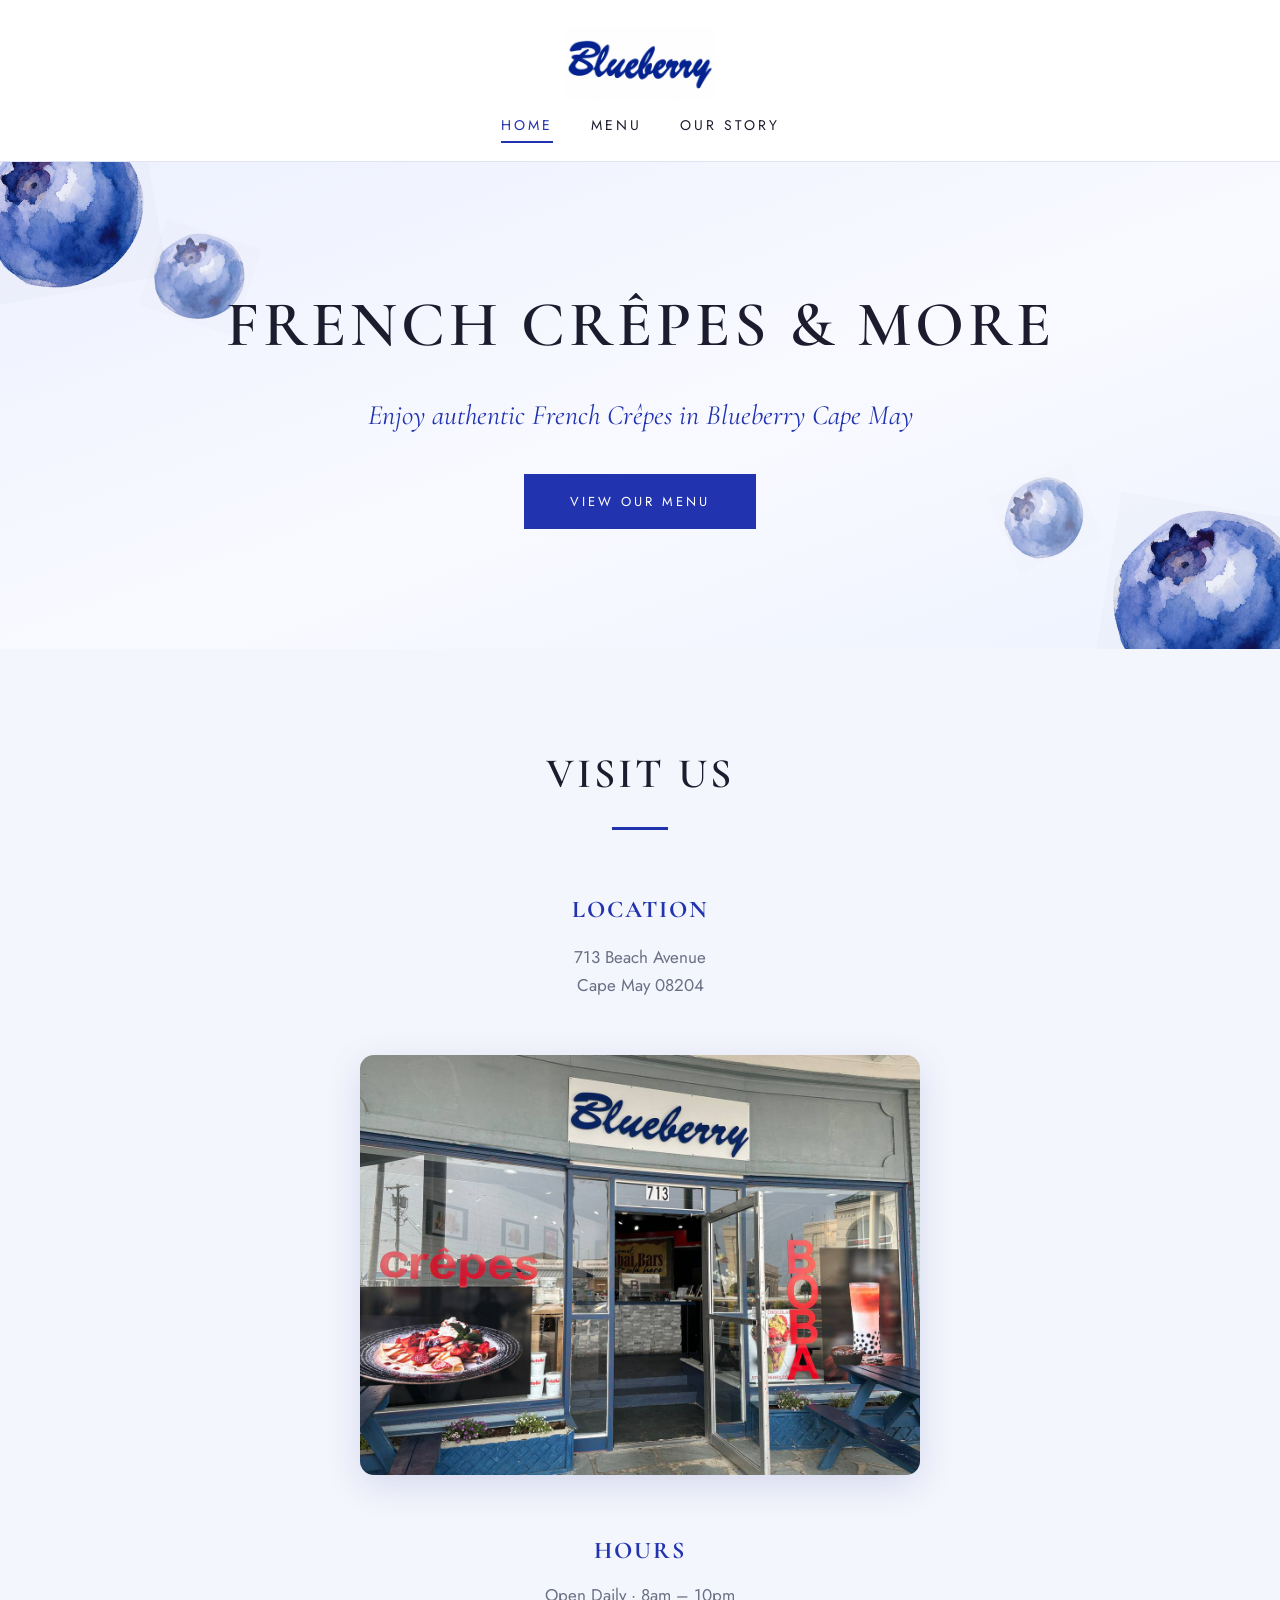
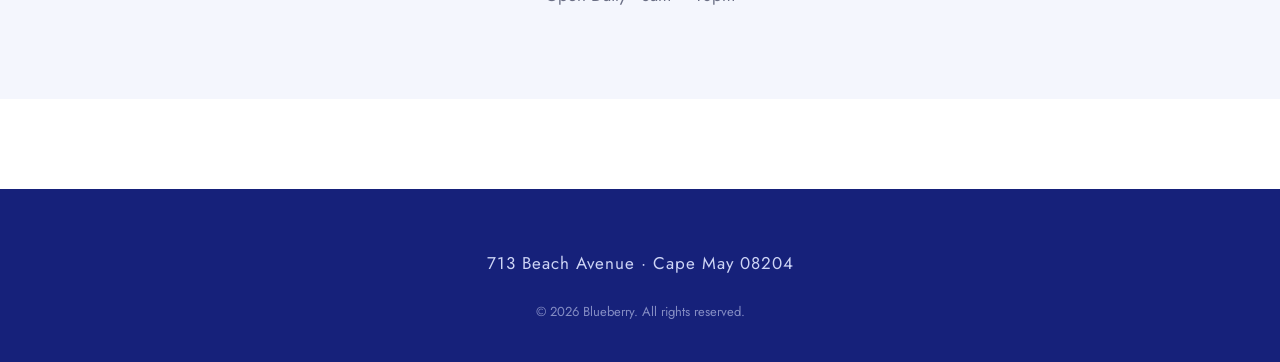
<file: index.html>
<!DOCTYPE html>
<html lang="en">
<head>
<meta charset="UTF-8">
<meta name="viewport" content="width=device-width, initial-scale=1">
<title>Blueberry — Crêpes · Boba · Smoothies</title>
<link href="https://fonts.googleapis.com/css2?family=Pacifico&family=Cormorant+Garamond:ital,wght@0,500;0,600;1,500&family=Jost:wght@300;400;500;600&display=swap" rel="stylesheet">
<link rel="stylesheet" href="style.css?v=7">
</head>
<body>

<header class="site-header">
  <div class="header-inner">
    <a href="index.html" class="logo"><img src="photo_2026-07-16_20-56-40.jpg" alt="Blueberry"></a>
    <nav class="main-nav">
      <a href="index.html" class="active">Home</a>
      <a href="menu.html">Menu</a>
      <a href="our-story.html">Our Story</a>
    </nav>
  </div>
</header>

<section class="hero">
  <img src="photo_2026-07-17_01-42-08.jpg" class="berry-img p1" alt="">
  <img src="photo_2026-07-17_01-42-08.jpg" class="berry-img p2" alt="">
  <img src="photo_2026-07-17_01-42-08.jpg" class="berry-img p3" alt="">
  <img src="photo_2026-07-17_01-42-08.jpg" class="berry-img p4" alt="">
  <h1>French Crêpes &amp; More</h1>
  <p class="sub">Enjoy authentic French Crêpes in Blueberry Cape May</p>
  <a class="btn solid" href="menu.html">View Our Menu</a>
</section>

<section class="section soft">
  <div class="container">
    <h2 class="section-title">Visit Us</h2>
    <div class="info-grid">
      <div>
        <h3>Location</h3>
        <p>713 Beach Avenue<br>Cape May 08204</p>
      </div>
    </div>
    <div class="storefront">
      <img src="photo_2026-07-17_01-30-43.jpg" alt="Blueberry storefront at 713 Beach Avenue, Cape May">
    </div>
    <div class="hours-block">
      <h3>Hours</h3>
      <p>Open Daily · 8am – 10pm</p>
    </div>
  </div>
</section>

<footer class="site-footer">
  <p>713 Beach Avenue · Cape May 08204</p>
  <p class="fine">© 2026 Blueberry. All rights reserved.</p>
</footer>

</body>
</html>
</file>
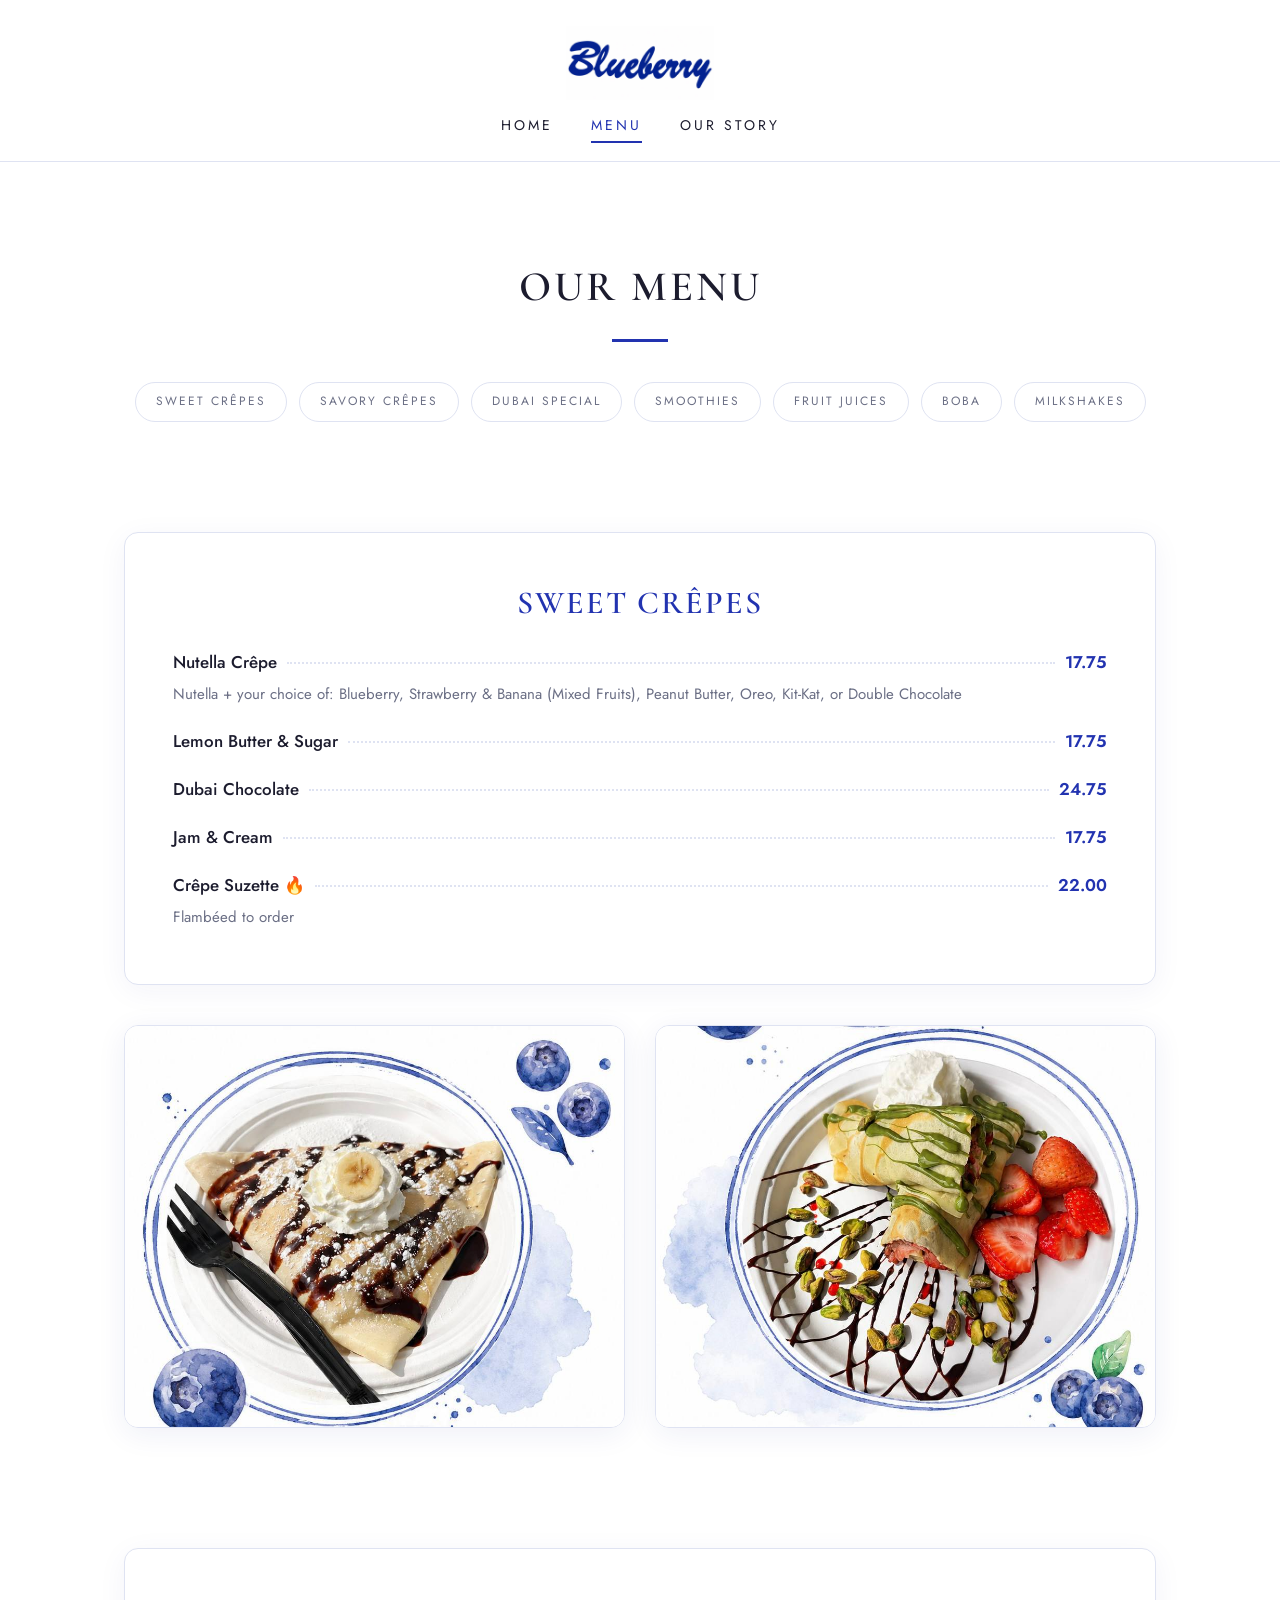
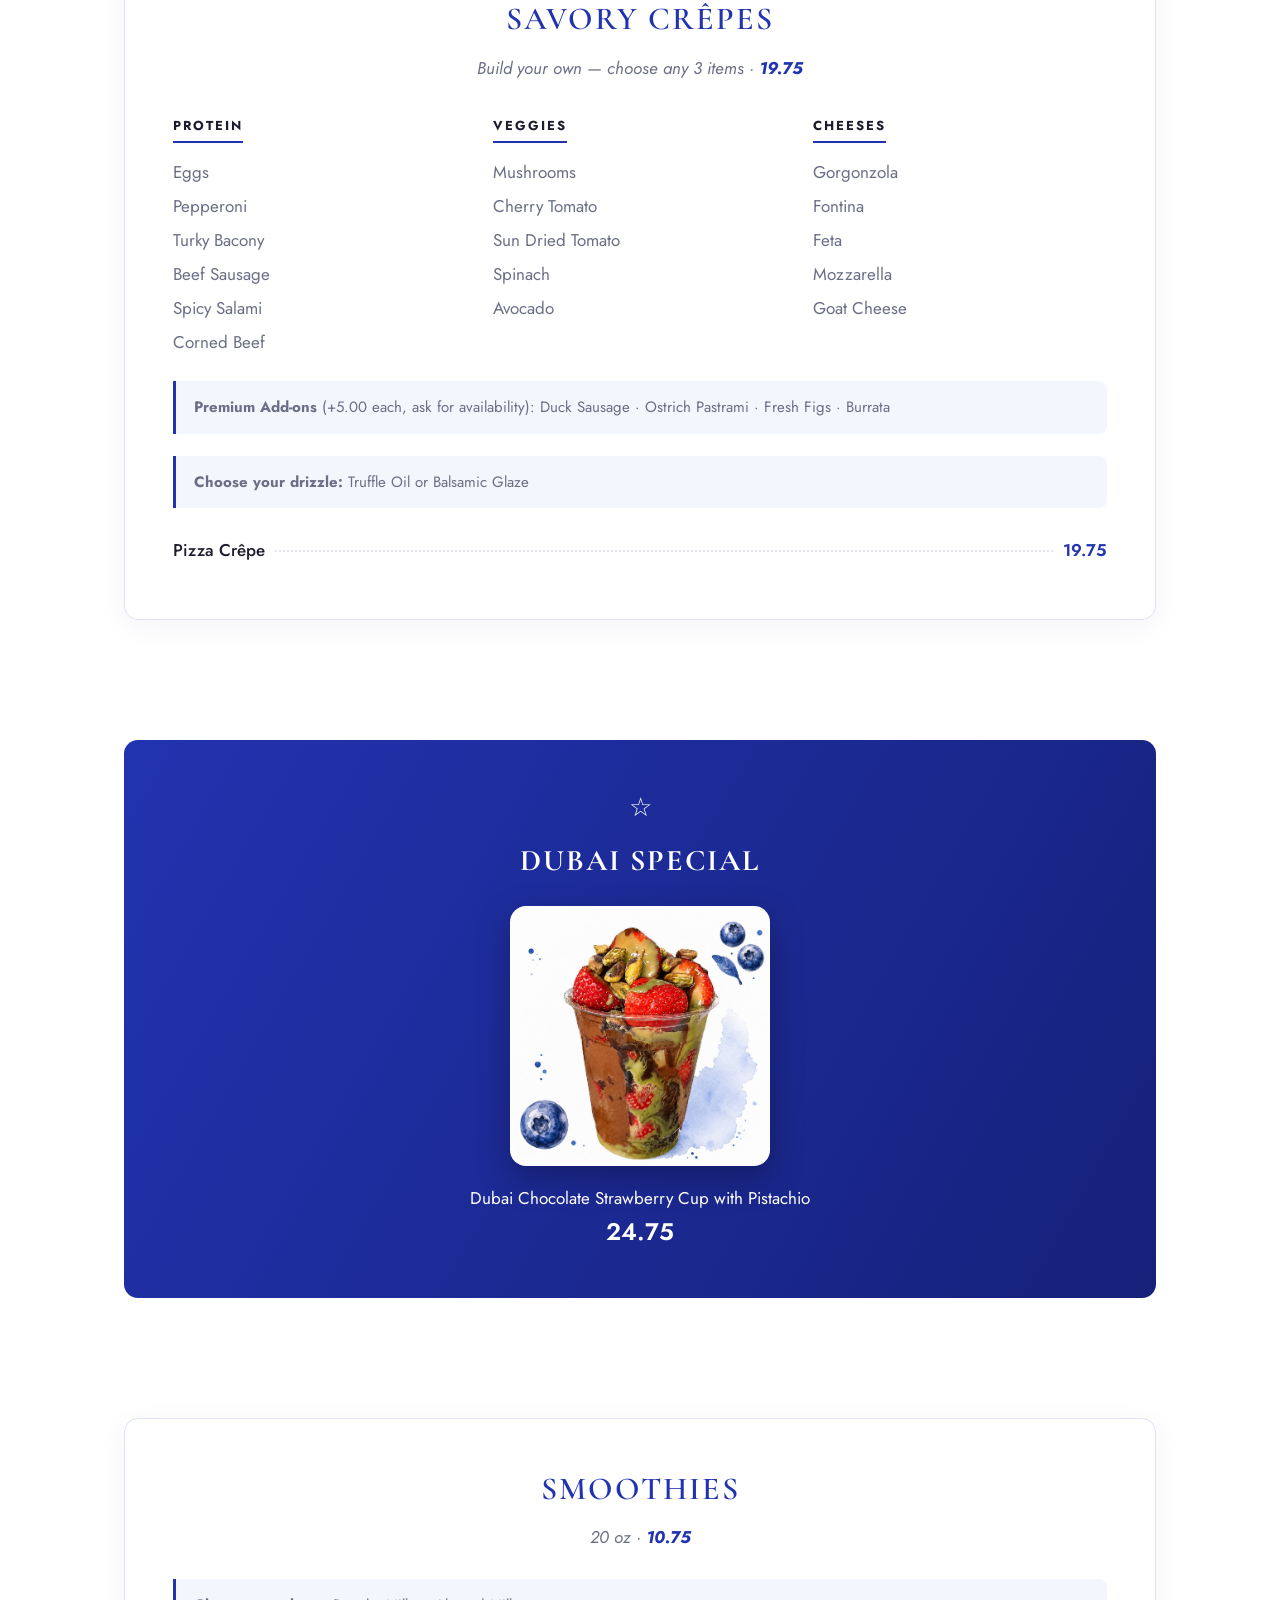
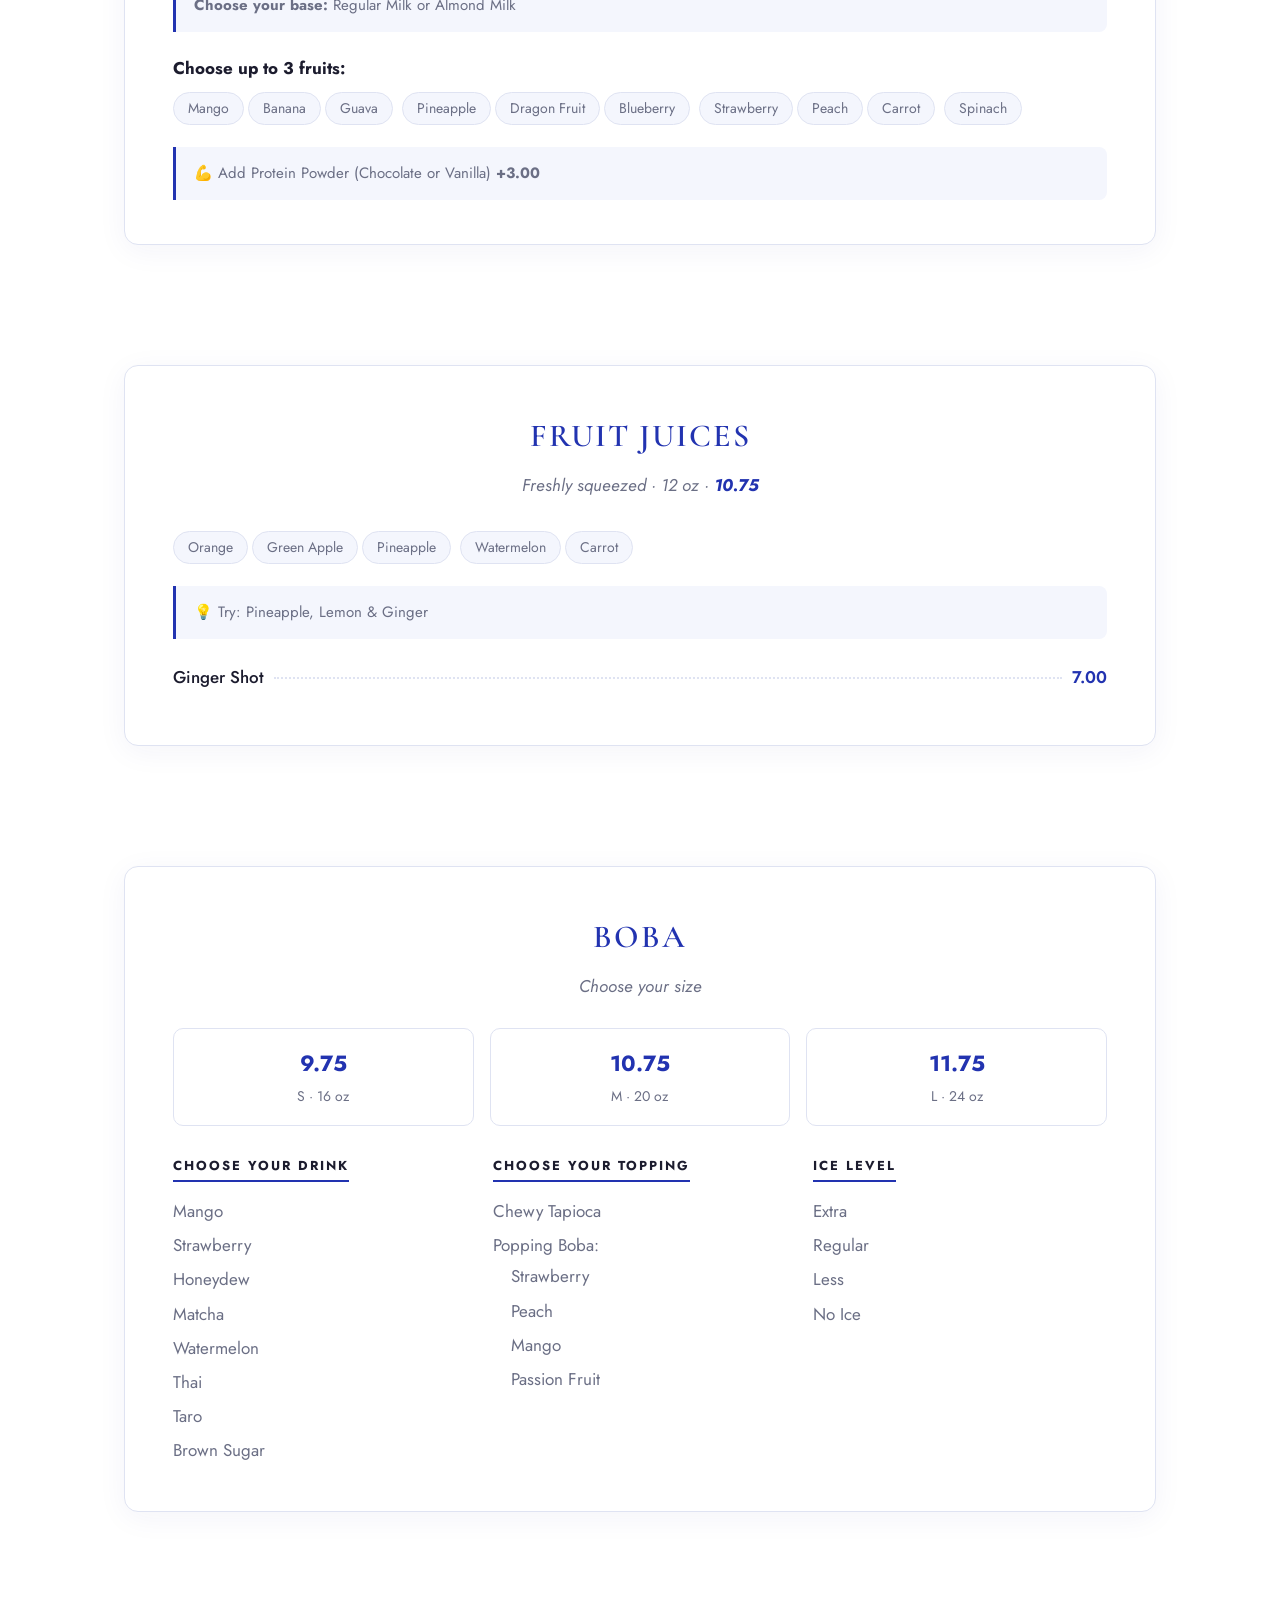
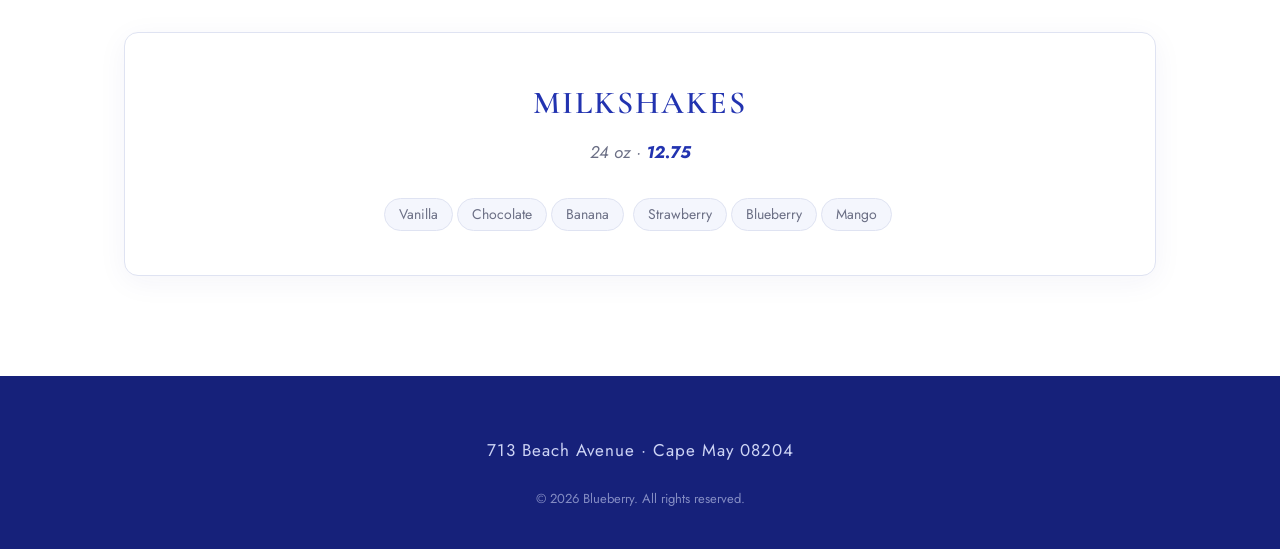
<file: menu.html>
<!DOCTYPE html>
<html lang="en">
<head>
<meta charset="UTF-8">
<meta name="viewport" content="width=device-width, initial-scale=1">
<title>Menu — Blueberry</title>
<link href="https://fonts.googleapis.com/css2?family=Pacifico&family=Cormorant+Garamond:ital,wght@0,500;0,600;1,500&family=Jost:wght@300;400;500;600&display=swap" rel="stylesheet">
<link rel="stylesheet" href="style.css?v=6">
</head>
<body>

<header class="site-header">
  <div class="header-inner">
    <a href="index.html" class="logo"><img src="photo_2026-07-16_20-56-40.jpg" alt="Blueberry"></a>
    <nav class="main-nav">
      <a href="index.html">Home</a>
      <a href="menu.html" class="active">Menu</a>
      <a href="our-story.html">Our Story</a>
    </nav>
  </div>
</header>

<section class="section" style="padding-bottom:0;">
  <div class="container">
    <h2 class="section-title">Our Menu</h2>
    <nav class="menu-nav">
      <a href="#sweet-crepes">Sweet Crêpes</a>
      <a href="#savory-crepes">Savory Crêpes</a>
      <a href="#dubai-special">Dubai Special</a>
      <a href="#smoothies">Smoothies</a>
      <a href="#juices">Fruit Juices</a>
      <a href="#boba">Boba</a>
      <a href="#milkshakes">Milkshakes</a>
    </nav>
  </div>
</section>

<!-- ============ SWEET CRÊPES ============ -->
<section class="menu-section" id="sweet-crepes">
  <div class="container">
    <div class="menu-card">
      <h2>Sweet Crêpes</h2>
      <div class="menu-item">
        <span class="name">Nutella Crêpe</span>
        <span class="dots"></span><span class="price">17.75</span>
      </div>
      <p class="item-desc">Nutella + your choice of: Blueberry, Strawberry &amp; Banana (Mixed Fruits), Peanut Butter, Oreo, Kit-Kat, or Double Chocolate</p>
      <div class="menu-item">
        <span class="name">Lemon Butter &amp; Sugar</span>
        <span class="dots"></span><span class="price">17.75</span>
      </div>
      <div class="menu-item">
        <span class="name">Dubai Chocolate</span>
        <span class="dots"></span><span class="price">24.75</span>
      </div>
      <div class="menu-item">
        <span class="name">Jam &amp; Cream</span>
        <span class="dots"></span><span class="price">17.75</span>
      </div>
      <div class="menu-item">
        <span class="name">Crêpe Suzette <span style="color:var(--blue);">🔥</span></span>
        <span class="dots"></span><span class="price">22.00</span>
      </div>
      <p class="item-desc">Flambéed to order</p>
    </div>
    <div class="menu-photos">
      <img src="photo_2026-07-17_01-20-51.jpg" alt="Chocolate banana crêpe with whipped cream">
      <img src="photo_2026-07-17_01-20-52.jpg" alt="Pistachio strawberry crêpe">
    </div>
  </div>
</section>

<!-- ============ SAVORY CRÊPES ============ -->
<section class="menu-section" id="savory-crepes">
  <div class="container">
    <div class="menu-card">
      <h2>Savory Crêpes</h2>
      <p class="card-note">Build your own — choose any 3 items · <strong style="color:var(--blue);">19.75</strong></p>
      <div class="choice-grid">
        <div>
          <h4>Protein</h4>
          <ul>
            <li>Eggs</li>
            <li>Pepperoni</li>
            <li>Turky Bacony</li>
            <li>Beef Sausage</li>
            <li>Spicy Salami</li>
            <li>Corned Beef</li>
          </ul>
        </div>
        <div>
          <h4>Veggies</h4>
          <ul>
            <li>Mushrooms</li>
            <li>Cherry Tomato</li>
            <li>Sun Dried Tomato</li>
            <li>Spinach</li>
            <li>Avocado</li>
          </ul>
        </div>
        <div>
          <h4>Cheeses</h4>
          <ul>
            <li>Gorgonzola</li>
            <li>Fontina</li>
            <li>Feta</li>
            <li>Mozzarella</li>
            <li>Goat Cheese</li>
          </ul>
        </div>
      </div>
      <div class="note">
        <strong>Premium Add-ons</strong> (+5.00 each, ask for availability):
        Duck Sausage · Ostrich Pastrami · Fresh Figs · Burrata
      </div>
      <div class="note">
        <strong>Choose your drizzle:</strong> Truffle Oil or Balsamic Glaze
      </div>
      <div class="menu-item" style="margin-top:18px;">
        <span class="name">Pizza Crêpe</span>
        <span class="dots"></span><span class="price">19.75</span>
      </div>
    </div>
  </div>
</section>

<!-- ============ DUBAI SPECIAL ============ -->
<section class="menu-section" id="dubai-special">
  <div class="container">
    <div class="special-banner">
      <div class="star">☆</div>
      <h2>Dubai Special</h2>
      <img src="photo_2026-07-19_03-21-45.jpg" alt="Dubai Chocolate Strawberry Cup with Pistachio" class="special-photo">
      <p>Dubai Chocolate Strawberry Cup with Pistachio</p>
      <p class="price">24.75</p>
    </div>
  </div>
</section>

<!-- ============ SMOOTHIES ============ -->
<section class="menu-section" id="smoothies">
  <div class="container">
    <div class="menu-card">
      <h2>Smoothies</h2>
      <p class="card-note">20 oz · <strong style="color:var(--blue);">10.75</strong></p>
      <div class="note" style="margin-top:0;">
        <strong>Choose your base:</strong> Regular Milk or Almond Milk
      </div>
      <p style="margin:22px 0 6px;"><strong>Choose up to 3 fruits:</strong></p>
      <div>
        <span class="tag">Mango</span><span class="tag">Banana</span><span class="tag">Guava</span>
        <span class="tag">Pineapple</span><span class="tag">Dragon Fruit</span><span class="tag">Blueberry</span>
        <span class="tag">Strawberry</span><span class="tag">Peach</span><span class="tag">Carrot</span>
        <span class="tag">Spinach</span>
      </div>
      <div class="note">
        💪 Add Protein Powder (Chocolate or Vanilla) <strong>+3.00</strong>
      </div>
    </div>
  </div>
</section>

<!-- ============ FRUIT JUICES ============ -->
<section class="menu-section" id="juices">
  <div class="container">
    <div class="menu-card">
      <h2>Fruit Juices</h2>
      <p class="card-note">Freshly squeezed · 12 oz · <strong style="color:var(--blue);">10.75</strong></p>
      <div>
        <span class="tag">Orange</span><span class="tag">Green Apple</span><span class="tag">Pineapple</span>
        <span class="tag">Watermelon</span><span class="tag">Carrot</span>
      </div>
      <div class="note">💡 Try: Pineapple, Lemon &amp; Ginger</div>
      <div class="menu-item" style="margin-top:14px;">
        <span class="name">Ginger Shot</span>
        <span class="dots"></span><span class="price">7.00</span>
      </div>
    </div>
  </div>
</section>

<!-- ============ BOBA ============ -->
<section class="menu-section" id="boba">
  <div class="container">
    <div class="menu-card">
      <h2>Boba</h2>
      <p class="card-note">Choose your size</p>
      <div class="size-row">
        <div class="size"><b>9.75</b><span>S · 16 oz</span></div>
        <div class="size"><b>10.75</b><span>M · 20 oz</span></div>
        <div class="size"><b>11.75</b><span>L · 24 oz</span></div>
      </div>
      <div class="choice-grid">
        <div>
          <h4>Choose Your Drink</h4>
          <ul>
            <li>Mango</li>
            <li>Strawberry</li>
            <li>Honeydew</li>
            <li>Matcha</li>
            <li>Watermelon</li>
            <li>Thai</li>
            <li>Taro</li>
            <li>Brown Sugar</li>
          </ul>
        </div>
        <div>
          <h4>Choose Your Topping</h4>
          <ul>
            <li>Chewy Tapioca</li>
            <li>Popping Boba:
              <ul style="padding-left:18px;">
                <li>Strawberry</li>
                <li>Peach</li>
                <li>Mango</li>
                <li>Passion Fruit</li>
              </ul>
            </li>
          </ul>
        </div>
        <div>
          <h4>Ice Level</h4>
          <ul>
            <li>Extra</li>
            <li>Regular</li>
            <li>Less</li>
            <li>No Ice</li>
          </ul>
        </div>
      </div>
    </div>
  </div>
</section>

<!-- ============ MILKSHAKES ============ -->
<section class="menu-section" id="milkshakes">
  <div class="container">
    <div class="menu-card">
      <h2>Milkshakes</h2>
      <p class="card-note">24 oz · <strong style="color:var(--blue);">12.75</strong></p>
      <div style="text-align:center;">
        <span class="tag">Vanilla</span><span class="tag">Chocolate</span><span class="tag">Banana</span>
        <span class="tag">Strawberry</span><span class="tag">Blueberry</span><span class="tag">Mango</span>
      </div>
    </div>
  </div>
</section>

<footer class="site-footer">
  <p>713 Beach Avenue · Cape May 08204</p>
  <p class="fine">© 2026 Blueberry. All rights reserved.</p>
</footer>

</body>
</html>
</file>
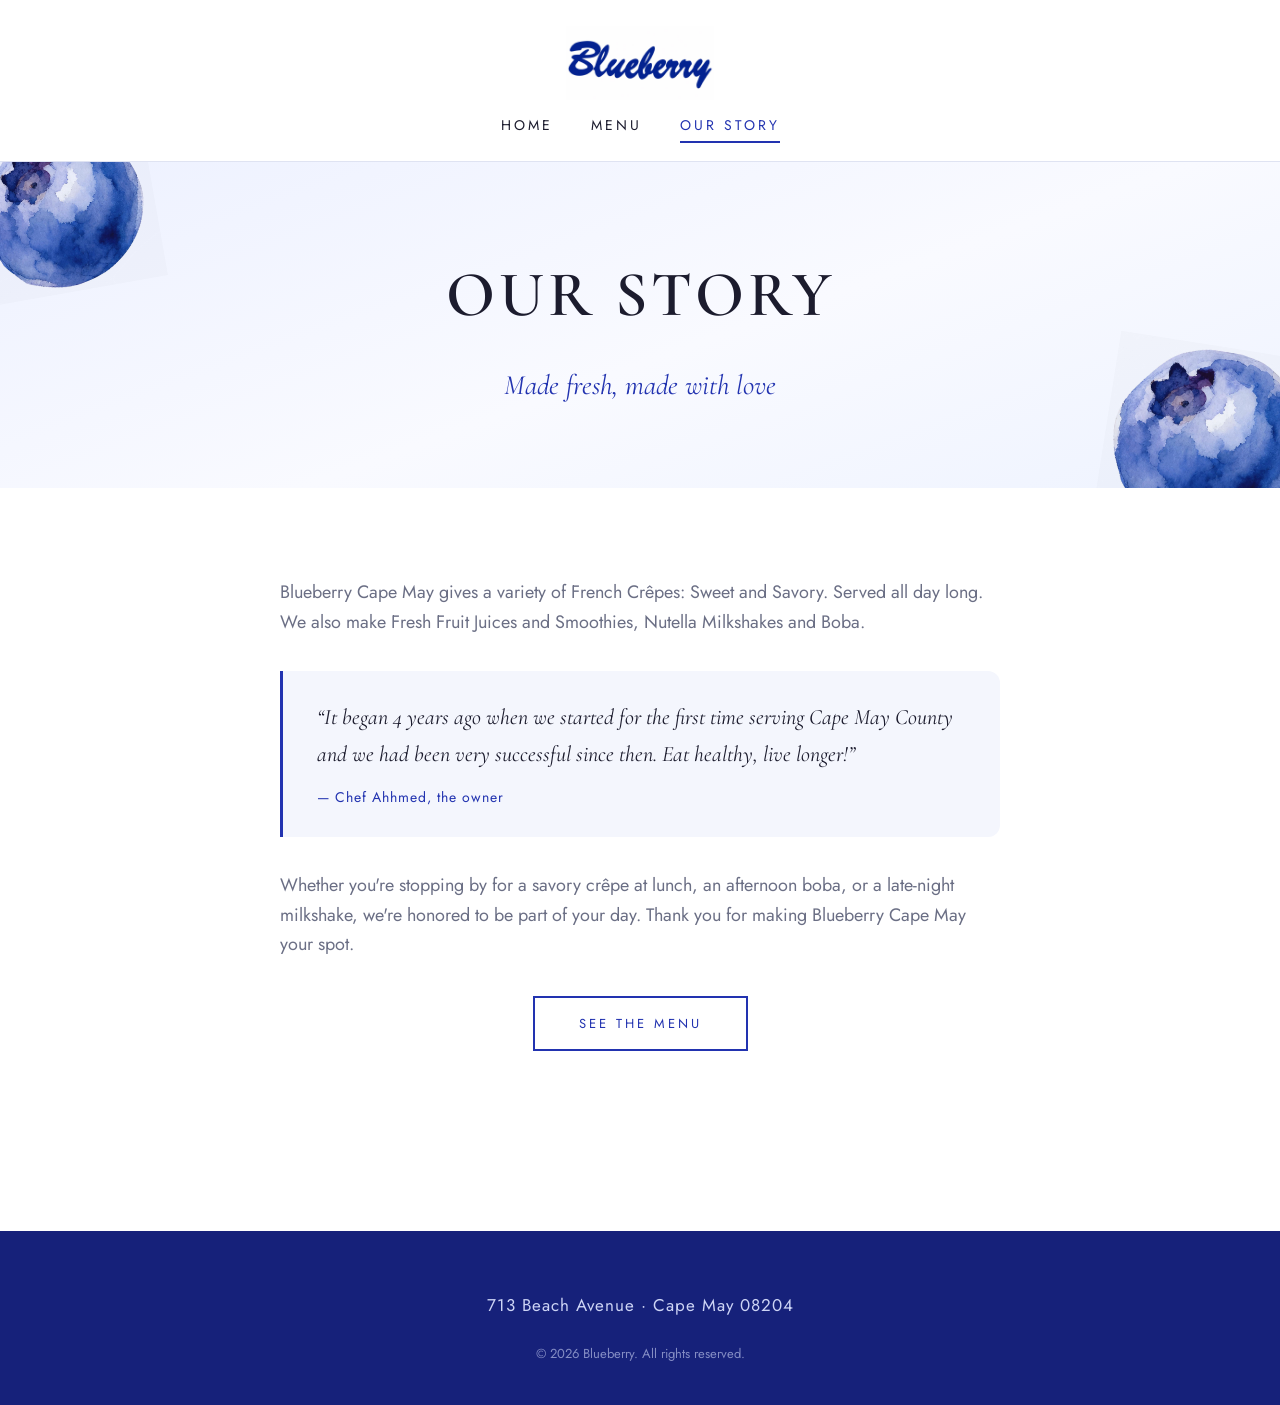
<file: our-story.html>
<!DOCTYPE html>
<html lang="en">
<head>
<meta charset="UTF-8">
<meta name="viewport" content="width=device-width, initial-scale=1">
<title>Our Story — Blueberry</title>
<link href="https://fonts.googleapis.com/css2?family=Pacifico&family=Cormorant+Garamond:ital,wght@0,500;0,600;1,500&family=Jost:wght@300;400;500;600&display=swap" rel="stylesheet">
<link rel="stylesheet" href="style.css?v=3">
</head>
<body>

<header class="site-header">
  <div class="header-inner">
    <a href="index.html" class="logo"><img src="photo_2026-07-16_20-56-40.jpg" alt="Blueberry"></a>
    <nav class="main-nav">
      <a href="index.html">Home</a>
      <a href="menu.html">Menu</a>
      <a href="our-story.html" class="active">Our Story</a>
    </nav>
  </div>
</header>

<section class="hero" style="padding:80px 24px;">
  <img src="photo_2026-07-17_01-42-08.jpg" class="berry-img p1" alt="">
  <img src="photo_2026-07-17_01-42-08.jpg" class="berry-img p3" alt="">
  <h1>Our Story</h1>
  <p class="sub">Made fresh, made with love</p>
</section>

<section class="section">
  <div class="container">
    <div class="story-body">
      <p>
        Blueberry Cape May gives a variety of French Crêpes: Sweet and Savory.
        Served all day long. We also make Fresh Fruit Juices and Smoothies,
        Nutella Milkshakes and Boba.
      </p>
      <blockquote class="story-quote">
        “It began 4 years ago when we started for the first time serving Cape May
        County and we had been very successful since then. Eat healthy, live longer!”
        <cite>— Chef Ahhmed, the owner</cite>
      </blockquote>
      <p>
        Whether you're stopping by for a savory crêpe at lunch, an afternoon boba,
        or a late-night milkshake, we're honored to be part of your day. Thank you
        for making Blueberry Cape May your spot.
      </p>
      <div style="text-align:center;">
        <a class="btn" href="menu.html">See the Menu</a>
      </div>
    </div>
  </div>
</section>

<footer class="site-footer">
  <p>713 Beach Avenue · Cape May 08204</p>
  <p class="fine">© 2026 Blueberry. All rights reserved.</p>
</footer>

</body>
</html>
</file>
<file: style.css>
/* ============ Blueberry — shared styles ============ */
:root {
  --blue: #2233b0;
  --blue-dark: #16217a;
  --ink: #1c1c2e;
  --muted: #6b6f85;
  --bg: #ffffff;
  --bg-soft: #f4f6fd;
  --line: #dfe3f2;
}

* { margin: 0; padding: 0; box-sizing: border-box; }

html { scroll-behavior: smooth; }

body {
  font-family: 'Jost', 'Helvetica Neue', Arial, sans-serif;
  color: var(--ink);
  background: var(--bg);
  line-height: 1.65;
  font-size: 17px;
}

img { max-width: 100%; display: block; }

a { color: inherit; text-decoration: none; }

.container { max-width: 1080px; margin: 0 auto; padding: 0 24px; }

/* ---------- Header ---------- */
.site-header {
  background: #fff;
  border-bottom: 1px solid var(--line);
  position: sticky;
  top: 0;
  z-index: 100;
}

.header-inner {
  display: flex;
  flex-direction: column;
  align-items: center;
  padding: 26px 24px 18px;
  gap: 14px;
}

.logo { display: inline-block; }
.logo img { height: 74px; width: auto; margin: 0 auto; }

.main-nav {
  display: flex;
  gap: 38px;
  flex-wrap: wrap;
  justify-content: center;
}

.main-nav a {
  font-size: 14px;
  letter-spacing: 3px;
  text-transform: uppercase;
  color: var(--ink);
  padding-bottom: 4px;
  border-bottom: 2px solid transparent;
  transition: color .2s, border-color .2s;
}

.main-nav a:hover { color: var(--blue); }
.main-nav a.active { color: var(--blue); border-bottom-color: var(--blue); }

/* ---------- Hero ---------- */
.hero {
  position: relative;
  background: linear-gradient(160deg, #edf1ff 0%, #f9faff 55%, #eef3ff 100%);
  overflow: hidden;
  text-align: center;
  padding: 110px 24px 120px;
}

.hero h1 {
  font-family: 'Cormorant Garamond', Georgia, serif;
  font-weight: 600;
  font-size: clamp(38px, 6vw, 64px);
  letter-spacing: 4px;
  text-transform: uppercase;
  color: var(--ink);
}

.hero .sub {
  font-family: 'Cormorant Garamond', Georgia, serif;
  font-size: clamp(20px, 3vw, 28px);
  font-style: italic;
  color: var(--blue);
  margin-top: 14px;
}

.hero .berry-img {
  position: absolute;
  mix-blend-mode: multiply;
  pointer-events: none;
}

.berry-img.p1 { width: 180px; top: -35px; left: -25px; transform: rotate(-10deg); }
.berry-img.p2 { width: 100px; top: 70px;  left: 150px; transform: rotate(18deg); opacity: .65; }
.berry-img.p3 { width: 210px; bottom: -50px; right: -35px; transform: rotate(9deg); }
.berry-img.p4 { width: 90px;  bottom: 90px; right: 190px; transform: rotate(-24deg); opacity: .55; }

.btn {
  display: inline-block;
  margin-top: 36px;
  padding: 15px 44px;
  border: 2px solid var(--blue);
  color: var(--blue);
  font-size: 13px;
  letter-spacing: 3px;
  text-transform: uppercase;
  transition: background .2s, color .2s;
}

.btn:hover { background: var(--blue); color: #fff; }
.btn.solid { background: var(--blue); color: #fff; }
.btn.solid:hover { background: var(--blue-dark); border-color: var(--blue-dark); }

/* ---------- Sections ---------- */
.section { padding: 90px 0; }
.section.soft { background: var(--bg-soft); }

.section-title {
  font-family: 'Cormorant Garamond', Georgia, serif;
  font-weight: 600;
  font-size: clamp(30px, 4vw, 42px);
  letter-spacing: 3px;
  text-transform: uppercase;
  text-align: center;
  color: var(--ink);
}

.section-title::after {
  content: "";
  display: block;
  width: 56px;
  height: 3px;
  background: var(--blue);
  margin: 18px auto 0;
}

.lead {
  max-width: 720px;
  margin: 34px auto 0;
  text-align: center;
  color: var(--muted);
  font-size: 18px;
}

/* ---------- Info cards (location / hours / phone) ---------- */
.info-grid {
  display: grid;
  grid-template-columns: repeat(auto-fit, minmax(240px, 1fr));
  gap: 40px;
  margin-top: 60px;
  text-align: center;
}

.info-grid h3 {
  font-family: 'Cormorant Garamond', Georgia, serif;
  font-size: 24px;
  letter-spacing: 2px;
  text-transform: uppercase;
  color: var(--blue);
  margin-bottom: 14px;
}

.info-grid p { color: var(--muted); }
.info-grid strong { color: var(--ink); }

.storefront { text-align: center; margin-top: 56px; }

.storefront img {
  max-width: 560px;
  width: 100%;
  margin: 0 auto;
  border-radius: 14px;
  box-shadow: 0 10px 36px rgba(30, 45, 140, .14);
}

.hours-block {
  text-align: center;
  margin-top: 56px;
}

.hours-block h3 {
  font-family: 'Cormorant Garamond', Georgia, serif;
  font-size: 24px;
  letter-spacing: 2px;
  text-transform: uppercase;
  color: var(--blue);
  margin-bottom: 10px;
}

.hours-block p { color: var(--muted); }

/* ---------- Menu ---------- */
.menu-nav {
  display: flex;
  flex-wrap: wrap;
  justify-content: center;
  gap: 12px;
  margin-top: 40px;
}

.menu-nav a {
  font-size: 12px;
  letter-spacing: 2px;
  text-transform: uppercase;
  border: 1px solid var(--line);
  padding: 9px 20px;
  border-radius: 999px;
  color: var(--muted);
  transition: all .2s;
}

.menu-nav a:hover { border-color: var(--blue); color: var(--blue); }

.menu-section { padding: 70px 0 10px; }

.menu-card {
  background: #fff;
  border: 1px solid var(--line);
  border-radius: 14px;
  padding: 44px 48px;
  margin-top: 40px;
  box-shadow: 0 6px 30px rgba(30, 45, 140, .05);
}

.menu-card h2 {
  font-family: 'Cormorant Garamond', Georgia, serif;
  font-weight: 600;
  font-size: 32px;
  letter-spacing: 2px;
  text-transform: uppercase;
  color: var(--blue);
  text-align: center;
  margin-bottom: 8px;
}

.menu-card .card-note {
  text-align: center;
  color: var(--muted);
  font-style: italic;
  margin-bottom: 28px;
}

.menu-item {
  display: flex;
  align-items: baseline;
  gap: 10px;
  padding: 10px 0;
}

.menu-item .name { font-weight: 500; }
.menu-item .dots {
  flex: 1;
  border-bottom: 2px dotted var(--line);
  transform: translateY(-4px);
}
.menu-item .price { font-weight: 600; color: var(--blue); white-space: nowrap; }

.item-desc {
  font-size: 15px;
  color: var(--muted);
  margin: -4px 0 10px;
}

.choice-grid {
  display: grid;
  grid-template-columns: repeat(auto-fit, minmax(180px, 1fr));
  gap: 26px;
  margin-top: 10px;
}

.choice-grid h4 {
  font-size: 13px;
  letter-spacing: 2px;
  text-transform: uppercase;
  color: var(--ink);
  border-bottom: 2px solid var(--blue);
  display: inline-block;
  padding-bottom: 4px;
  margin-bottom: 12px;
}

.choice-grid ul { list-style: none; }
.choice-grid li { padding: 3px 0; color: var(--muted); }

.tag {
  display: inline-block;
  background: var(--bg-soft);
  border: 1px solid var(--line);
  border-radius: 999px;
  padding: 4px 14px;
  margin: 4px 4px 0 0;
  font-size: 14px;
  color: var(--muted);
}

.note {
  margin-top: 22px;
  padding: 14px 18px;
  background: var(--bg-soft);
  border-left: 3px solid var(--blue);
  border-radius: 0 8px 8px 0;
  font-size: 15px;
  color: var(--muted);
}

.size-row {
  display: grid;
  grid-template-columns: repeat(3, 1fr);
  gap: 16px;
  text-align: center;
  margin: 10px 0 24px;
}

.size-row .size {
  border: 1px solid var(--line);
  border-radius: 10px;
  padding: 16px 8px;
}

.size-row .size b { display: block; font-size: 22px; color: var(--blue); }
.size-row .size span { font-size: 14px; color: var(--muted); }

.menu-photos {
  display: grid;
  grid-template-columns: repeat(auto-fit, minmax(280px, 1fr));
  gap: 30px;
  margin-top: 40px;
}

.menu-photos img {
  width: 100%;
  border-radius: 14px;
  border: 1px solid var(--line);
  box-shadow: 0 6px 30px rgba(30, 45, 140, .07);
}

.special-banner {
  background: linear-gradient(120deg, var(--blue) 0%, var(--blue-dark) 100%);
  color: #fff;
  border-radius: 14px;
  text-align: center;
  padding: 46px 30px;
  margin-top: 40px;
}

.special-banner .star { font-size: 26px; }

.special-banner h2 {
  font-family: 'Cormorant Garamond', Georgia, serif;
  font-size: 30px;
  letter-spacing: 2px;
  text-transform: uppercase;
  margin: 8px 0 6px;
}

.special-banner .special-photo {
  max-width: 260px;
  width: 100%;
  margin: 20px auto 18px;
  border-radius: 16px;
  box-shadow: 0 12px 34px rgba(0, 0, 0, .28);
}

.special-banner .price { font-size: 24px; font-weight: 600; }

/* ---------- Footer ---------- */
.site-footer {
  background: var(--blue-dark);
  color: #cdd4f5;
  text-align: center;
  padding: 60px 24px 40px;
  margin-top: 90px;
}

.site-footer p:first-child { font-size: 17px; letter-spacing: 1px; }
.site-footer p { font-size: 15px; }
.site-footer .socials { margin: 18px 0; }
.site-footer .socials a {
  display: inline-block;
  margin: 0 10px;
  font-size: 13px;
  letter-spacing: 2px;
  text-transform: uppercase;
  color: #fff;
  border-bottom: 1px solid rgba(255,255,255,.4);
}
.site-footer .fine { margin-top: 24px; font-size: 13px; opacity: .6; }

/* ---------- Story page ---------- */
.story-body {
  max-width: 720px;
  margin: 0 auto;
  color: var(--muted);
  font-size: 18px;
}
.story-body p + p { margin-top: 22px; }

.story-quote {
  margin: 34px 0;
  padding: 28px 34px;
  background: var(--bg-soft);
  border-left: 3px solid var(--blue);
  border-radius: 0 12px 12px 0;
  font-family: 'Cormorant Garamond', Georgia, serif;
  font-size: 22px;
  font-style: italic;
  color: var(--ink);
}

.story-quote cite {
  display: block;
  margin-top: 14px;
  font-family: 'Jost', sans-serif;
  font-size: 14px;
  font-style: normal;
  letter-spacing: 1px;
  color: var(--blue);
}

@media (max-width: 640px) {
  .menu-card { padding: 30px 22px; }
  .logo { font-size: 42px; }
  .main-nav { gap: 22px; }
}
</file>
